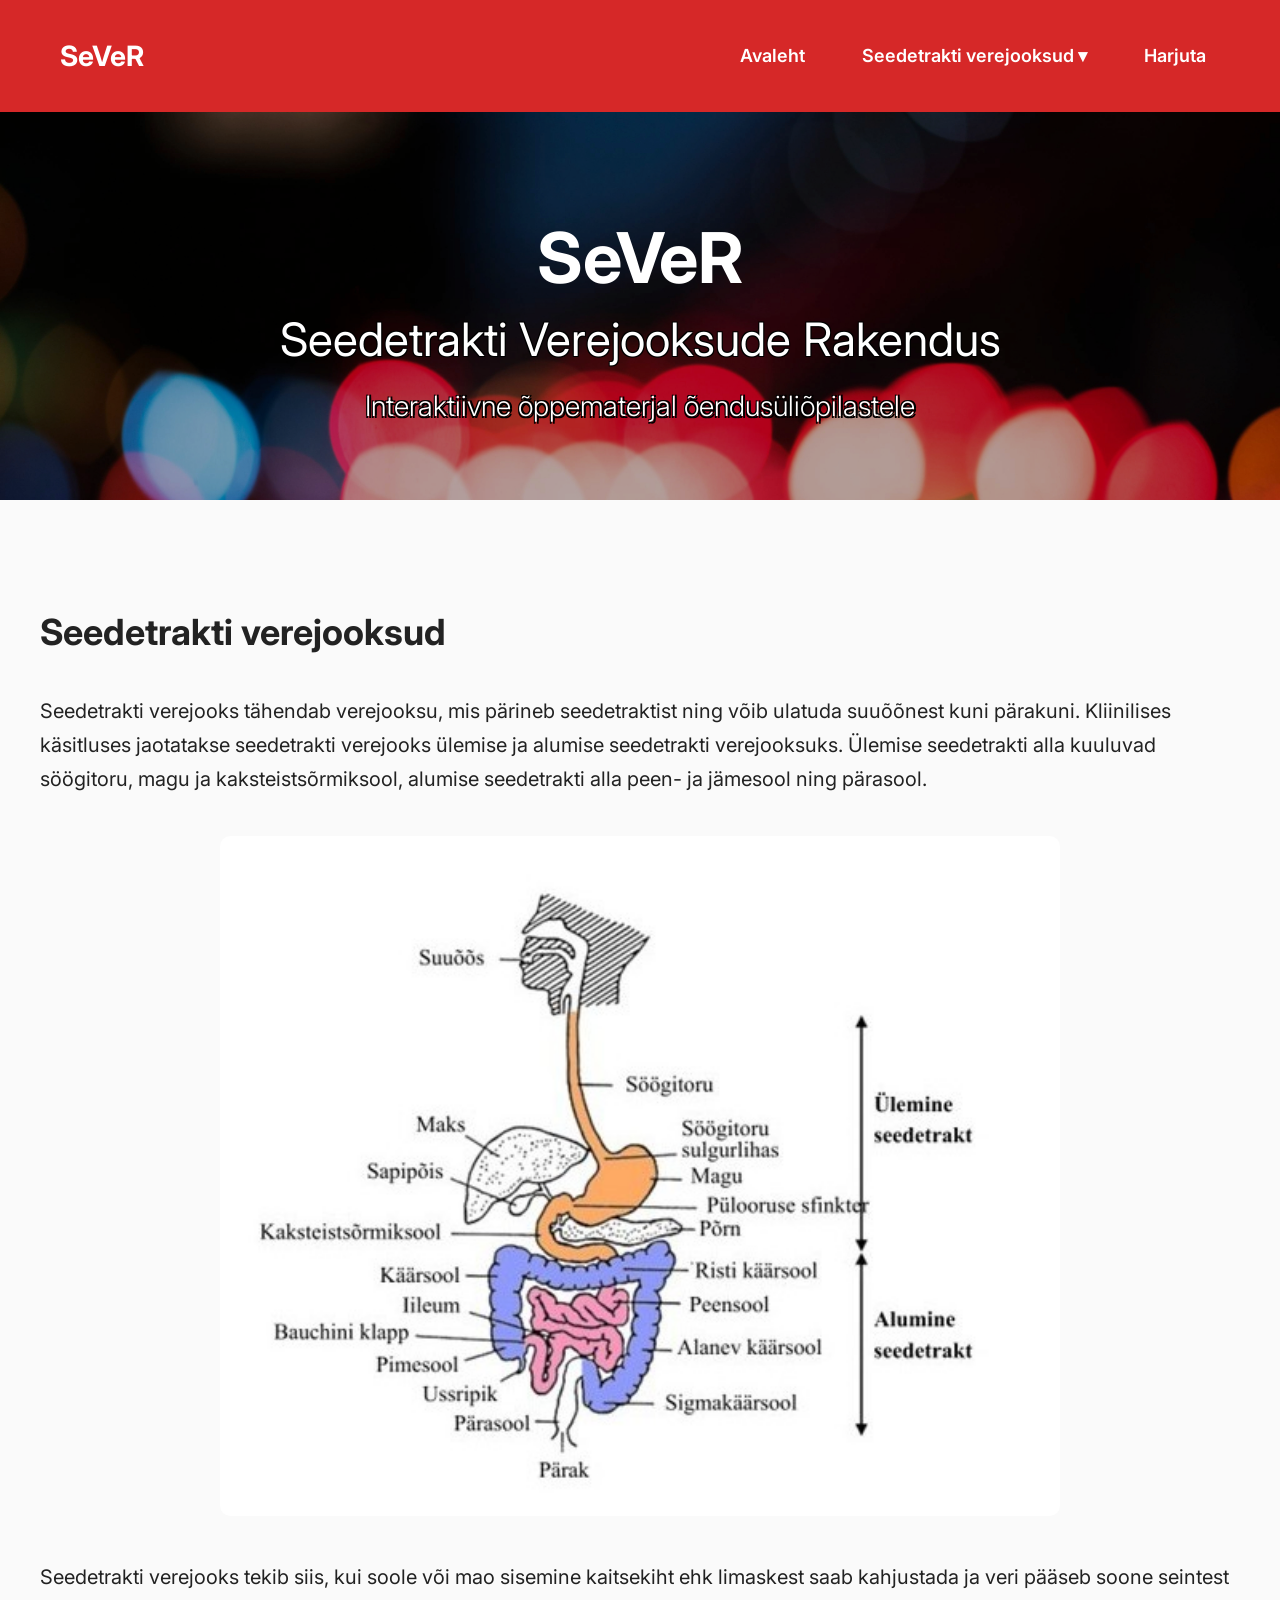
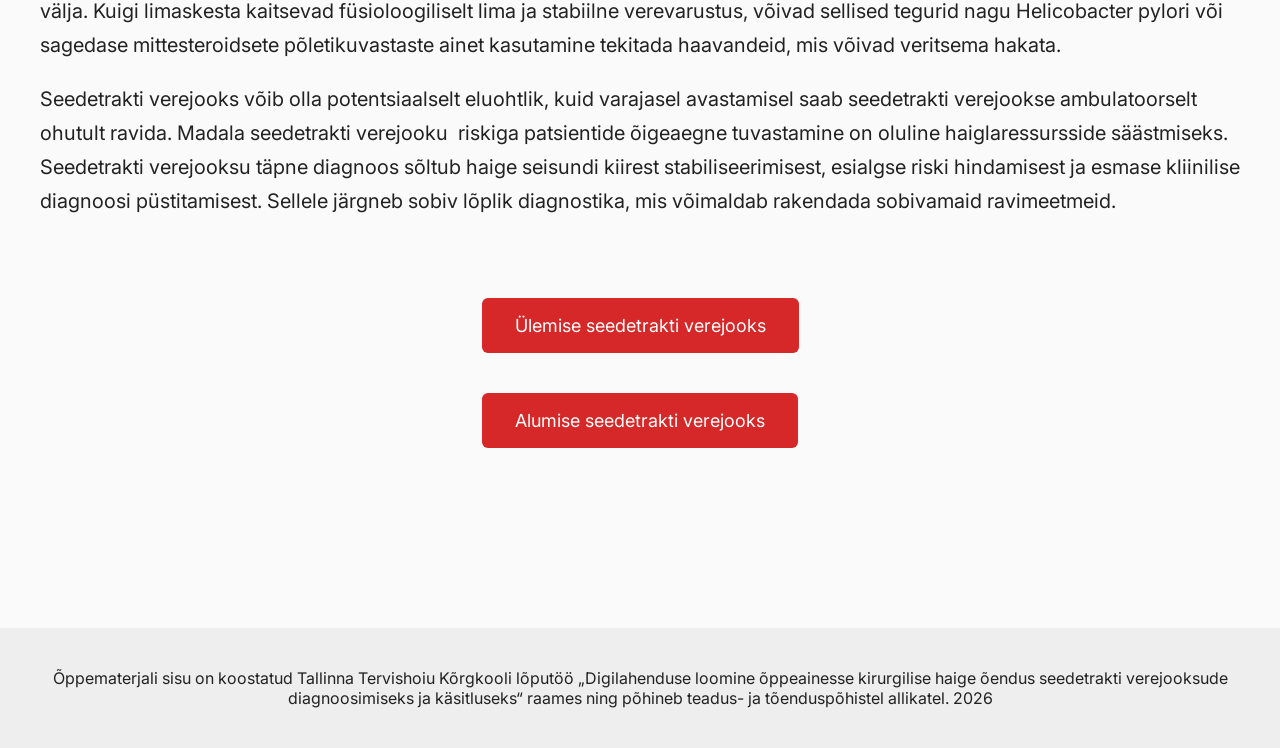
<file: index.html>
<!DOCTYPE html>
<html>
<head>

<title>Seedetrakti verejooksude diagnoosimine ja käsitlus</title>

<link rel="stylesheet" href="style.css">
<meta name="viewport" content="width=device-width, initial-scale=1.0">

<link href="https://fonts.googleapis.com/css2?family=Inter:wght@300;400;600&display=swap" rel="stylesheet">

<meta name="viewport" content="width=device-width, initial-scale=1.0">

<script src="menu.js" defer></script>

</head>

<body>

<header>

<h1>SeVeR</h1>

<nav>
    <a href="index.html">Avaleht</a>

    <div class="nav-dropdown">
   <a class="nav-trigger">Seedetrakti verejooksud ▾</a>
  <div class="dropdown-panel">
  <div class="dropdown-col">

    <a href="ulemine seedetrakt.html" class="section-btn">Ülemine seedetrakt</a>

    <a href="alumine seedetrakt.html" class="section-btn">Alumine seedetrakt</a>

  </div>
</div>
</div>

    <a href="practice.html">Harjuta</a>
  </nav>

</header>

<div class="page-content">
    <section class="hero">

      <h2 style="margin-bottom:11px;">SeVeR</h2>
      <h3 style="margin-bottom:11px;">Seedetrakti Verejooksude Rakendus</h3>
      <h4 style="margin-top:11px;">Interaktiivne õppematerjal õendusüliõpilastele</h4>

      

</section>

<div class="container">

<h2 style="margin-bottom:40px;">Seedetrakti verejooksud</h2>

<p>
Seedetrakti verejooks tähendab verejooksu, mis pärineb seedetraktist ning võib ulatuda suuõõnest kuni pärakuni. Kliinilises käsitluses jaotatakse seedetrakti verejooks ülemise ja alumise seedetrakti verejooksuks. Ülemise seedetrakti alla kuuluvad söögitoru, magu ja kaksteistsõrmiksool, alumise seedetrakti alla peen- ja jämesool ning pärasool. </p>


<div class="intro-image">
  <img src="images/Sissejuhatus.jpg" alt="Sissejuhatus">
</div>

<p>
Seedetrakti verejooks tekib siis, kui soole või mao sisemine kaitsekiht ehk limaskest saab kahjustada ja veri pääseb soone seintest välja. Kuigi limaskesta kaitsevad füsioloogiliselt lima ja stabiilne verevarustus, võivad sellised tegurid nagu Helicobacter pylori või sagedase mittesteroidsete põletikuvastaste ainet kasutamine tekitada haavandeid, mis võivad veritsema hakata.
</p>

<p>
Seedetrakti verejooks võib olla potentsiaalselt eluohtlik, kuid varajasel avastamisel saab seedetrakti verejookse ambulatoorselt ohutult ravida. Madala seedetrakti verejooku  riskiga patsientide õigeaegne tuvastamine on oluline haiglaressursside säästmiseks. Seedetrakti verejooksu täpne diagnoos sõltub haige seisundi kiirest stabiliseerimisest, esialgse riski hindamisest ja esmase kliinilise diagnoosi püstitamisest. Sellele järgneb sobiv lõplik diagnostika, mis võimaldab rakendada sobivamaid ravimeetmeid. 
</p>


<div class="index-buttons">
  <a class="btn" href="ulemine seedetrakt.html">Ülemise seedetrakti verejooks</a>
  <br>
  <a class="btn" href="alumine seedetrakt.html">Alumise seedetrakti verejooks</a>
</div>

</div>
</div>

<footer>

Õppematerjali sisu on koostatud Tallinna Tervishoiu Kõrgkooli lõputöö „Digilahenduse loomine õppeainesse kirurgilise haige õendus seedetrakti verejooksude diagnoosimiseks ja käsitluseks“ raames ning põhineb teadus- ja tõenduspõhistel allikatel. 2026

</footer>

</body>
</html>
</file>
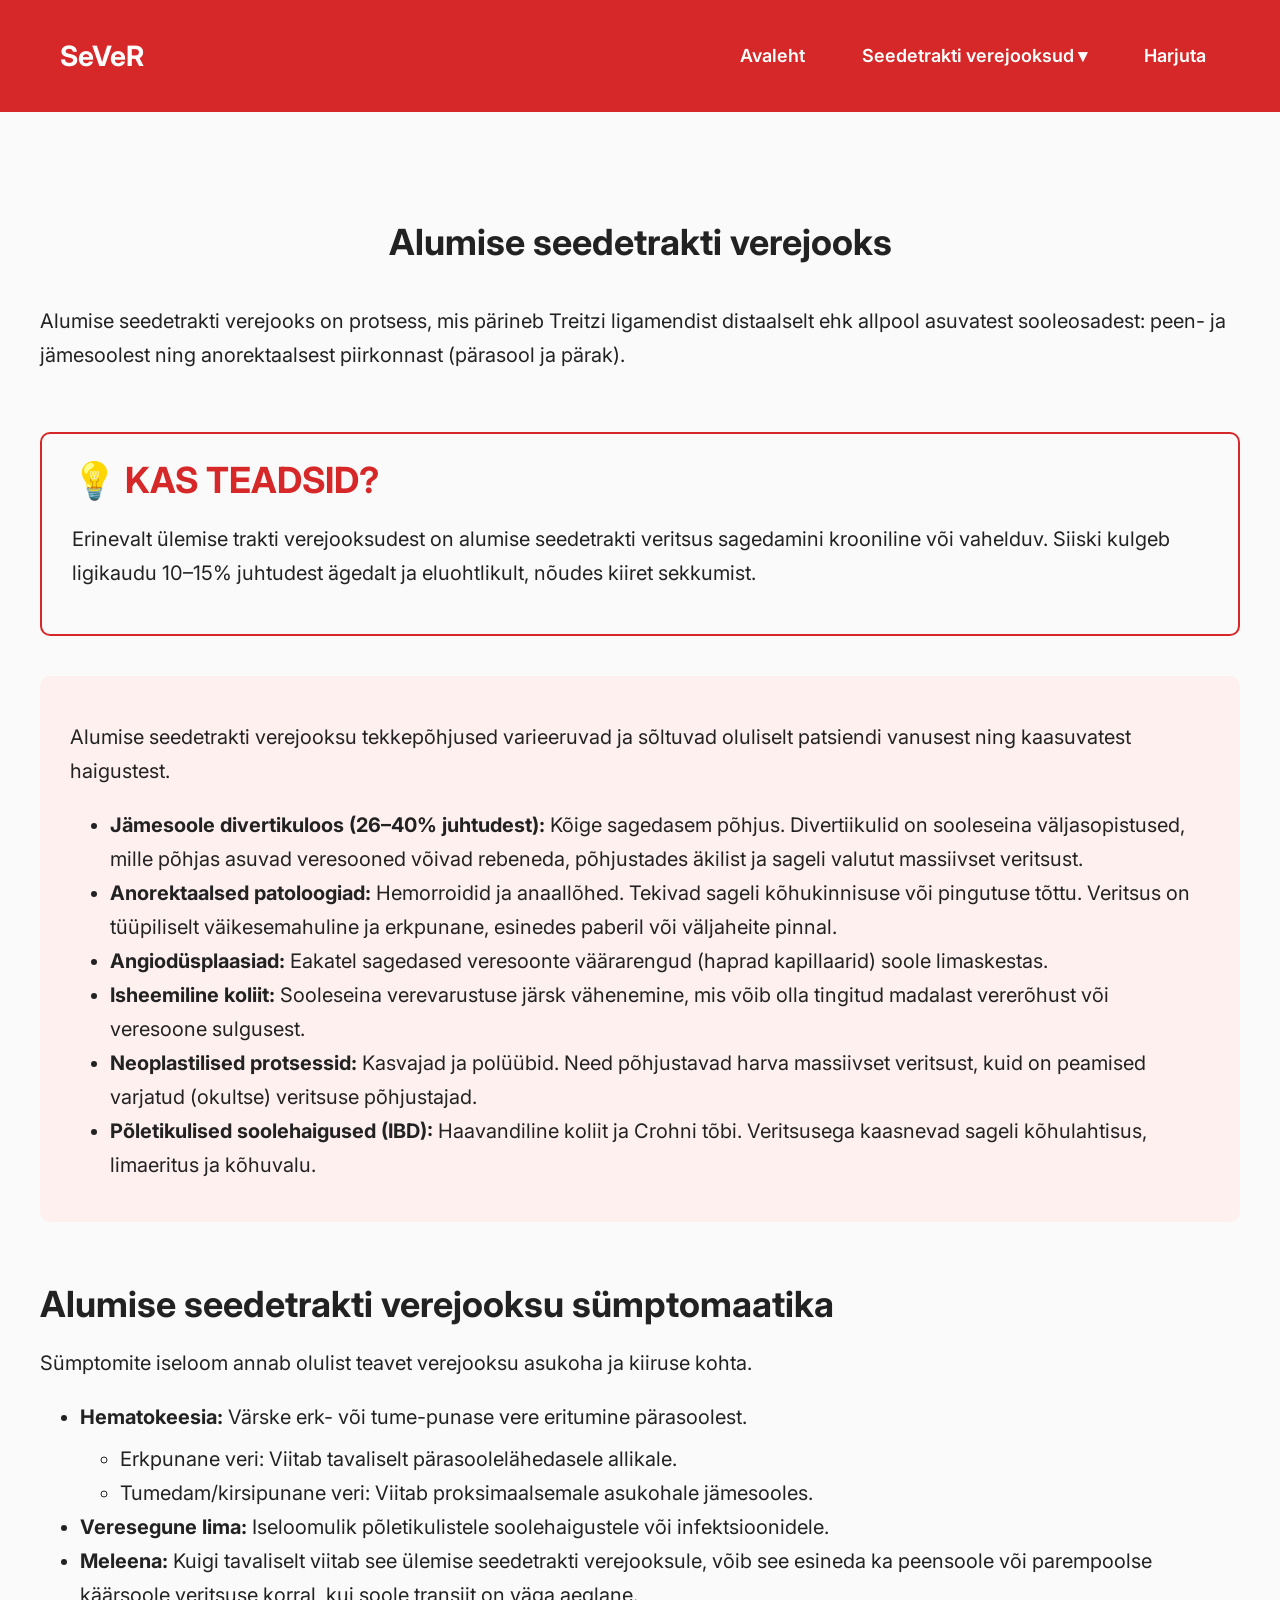
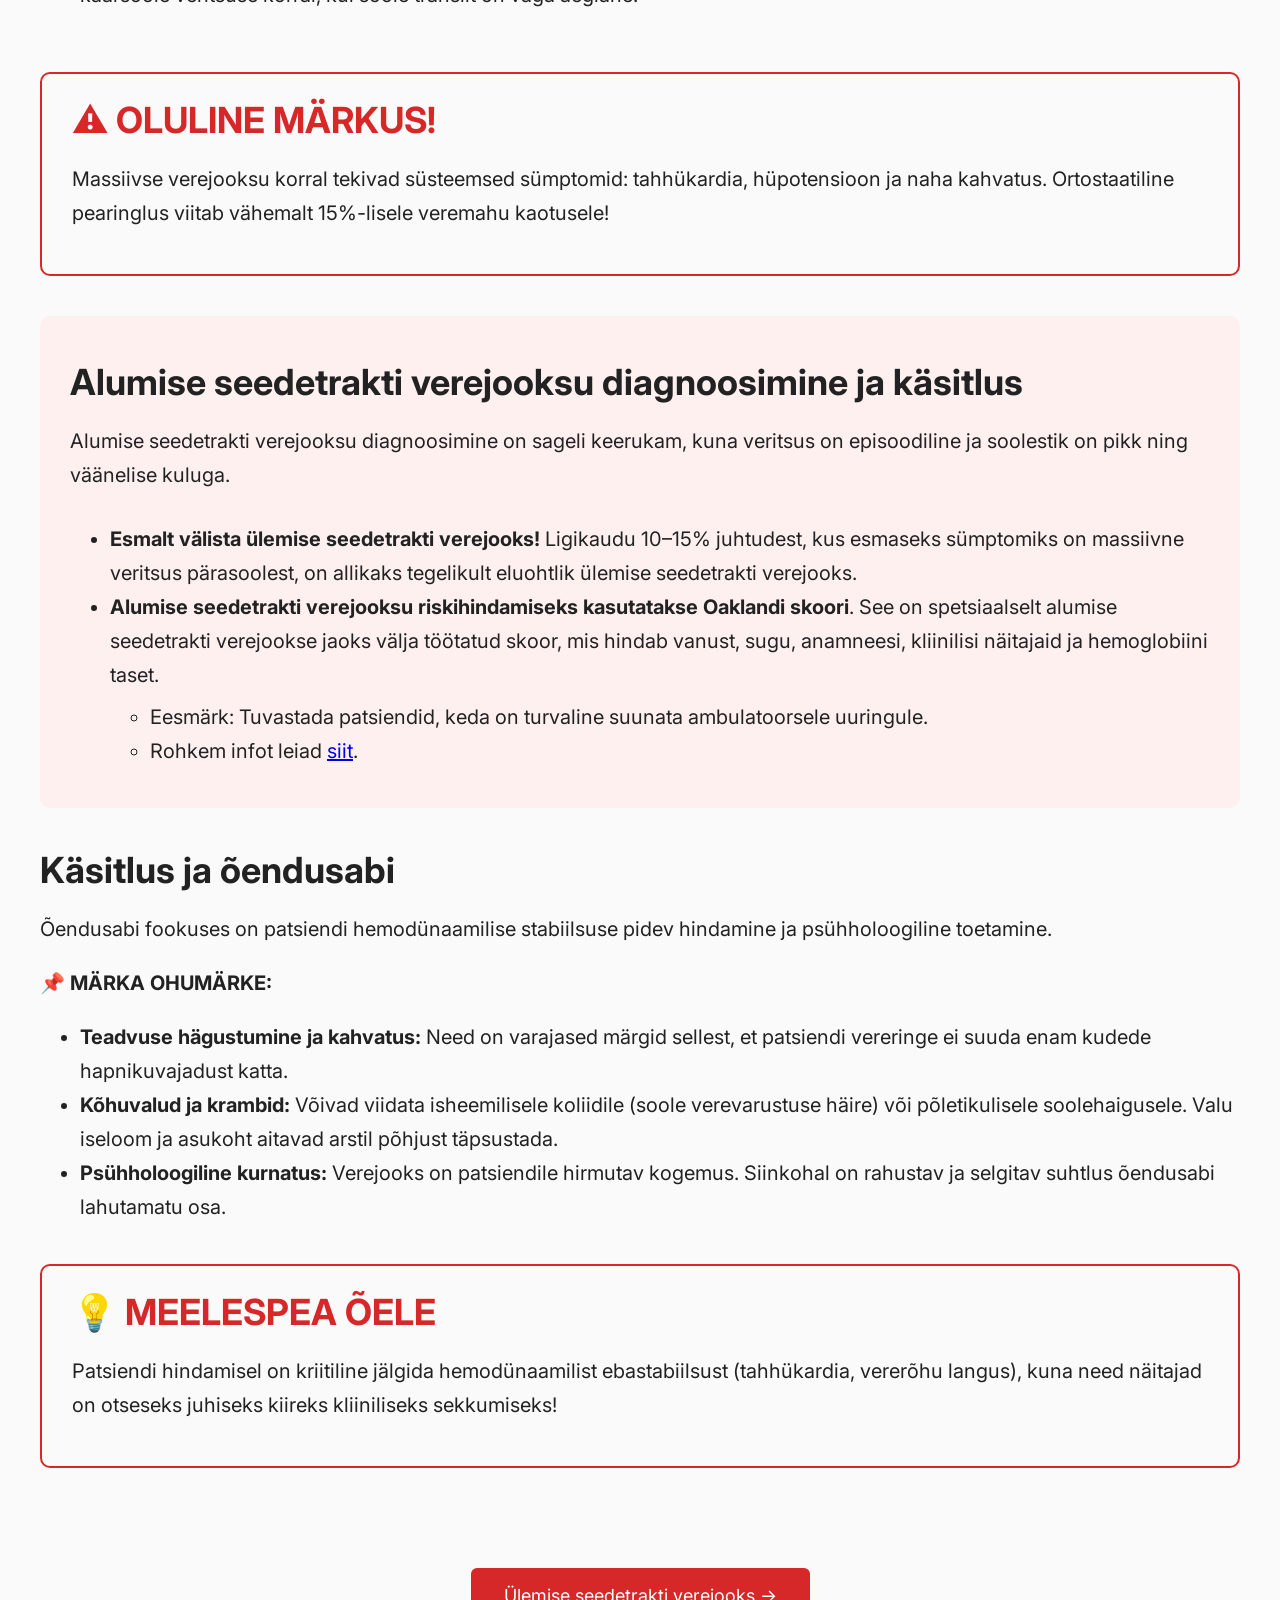
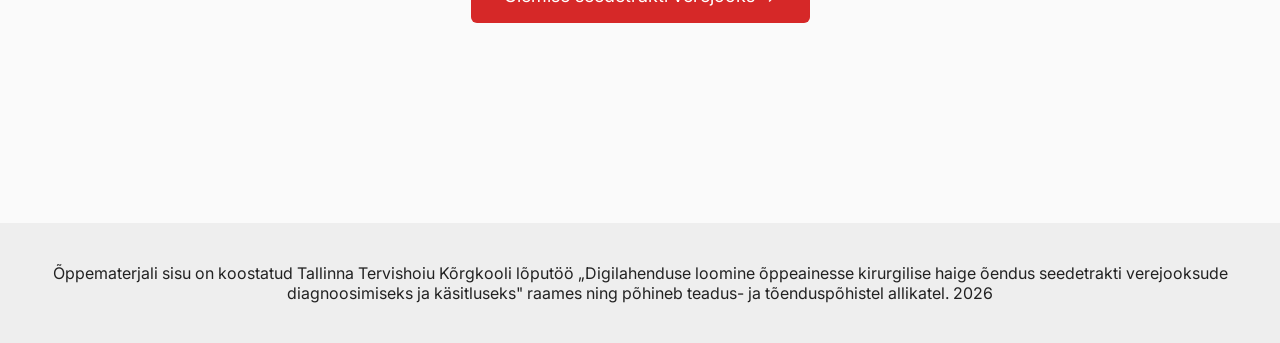
<file: alumine seedetrakt.html>
<!DOCTYPE html>
<html>
<head>

<title>Alumine seedetrakt</title>

<link rel="stylesheet" href="style.css">
<meta name="viewport" content="width=device-width, initial-scale=1.0">

<link href="https://fonts.googleapis.com/css2?family=Inter:wght@300;400;600&display=swap" rel="stylesheet">

<script src="menu.js" defer></script>

</head>

<body>

<header>
  <h1>SeVeR</h1>
  <nav>
    <a href="index.html">Avaleht</a>
    <div class="nav-dropdown">
      <a class="nav-trigger">Seedetrakti verejooksud ▾</a>
      <div class="dropdown-panel">
        <div class="dropdown-col">
          <a href="ulemine seedetrakt.html" class="section-btn">Ülemine seedetrakt</a>
          <a href="alumine seedetrakt.html" class="section-btn">Alumine seedetrakt</a>
        </div>
      </div>
    </div>
    <a href="practice.html">Harjuta</a>
  </nav>
</header>

<div class="page-content">
  <div class="container">

    <!-- TITLE -->
    <h2 style="text-align:center; margin-top:60px; margin-bottom:40px;">Alumise seedetrakti verejooks</h2>

    <!-- INTRO TEXT -->
    <p style="margin-bottom:60px;">Alumise seedetrakti verejooks on protsess, mis pärineb Treitzi ligamendist distaalselt ehk
allpool asuvatest sooleosadest: peen- ja jämesoolest ning anorektaalsest piirkonnast (pärasool ja pärak).</p>

    <!-- DID YOU KNOW BOX -->
    <div class="info-box-outline">
      <h2>💡 KAS TEADSID?</h2>
      <p>Erinevalt ülemise trakti verejooksudest on alumise seedetrakti veritsus sagedamini krooniline või vahelduv. Siiski kulgeb ligikaudu 10–15% juhtudest ägedalt ja eluohtlikult, nõudes kiiret sekkumist.</p>
    </div>

    <!-- LIGHT RED BACKGROUND BOX - CAUSES -->
    <div class="info-box-light">
      <p>Alumise seedetrakti verejooksu tekkepõhjused varieeruvad ja sõltuvad oluliselt patsiendi vanusest ning kaasuvatest haigustest.</p>

      <ul>
        <li><strong>Jämesoole divertikuloos (26–40% juhtudest):</strong> Kõige sagedasem põhjus. Divertiikulid on sooleseina väljasopistused, mille põhjas asuvad veresooned võivad rebeneda, põhjustades äkilist ja sageli valutut massiivset veritsust.</li>
        <li><strong>Anorektaalsed patoloogiad:</strong> Hemorroidid ja anaallõhed. Tekivad sageli kõhukinnisuse või pingutuse tõttu. Veritsus on tüüpiliselt väikesemahuline ja erkpunane, esinedes paberil või väljaheite pinnal.</li>
        <li><strong>Angiodüsplaasiad:</strong> Eakatel sagedased veresoonte väärarengud (haprad kapillaarid) soole limaskestas.</li>
        <li><strong>Isheemiline koliit:</strong> Sooleseina verevarustuse järsk vähenemine, mis võib olla tingitud madalast vererõhust või veresoone sulgusest.</li>
        <li><strong>Neoplastilised protsessid:</strong> Kasvajad ja polüübid. Need põhjustavad harva massiivset veritsust, kuid on peamised varjatud (okultse) veritsuse põhjustajad.</li>
        <li><strong>Põletikulised soolehaigused (IBD):</strong> Haavandiline koliit ja Crohni tõbi. Veritsusega kaasnevad sageli kõhulahtisus, limaeritus ja kõhuvalu.</li>
      </ul>
    </div>

    <!-- SYMPTOMS -->
    <h2 style="margin-top:60px; margin-bottom:20px;">Alumise seedetrakti verejooksu sümptomaatika</h2>
    <p style="margin-bottom:20px;">Sümptomite iseloom annab olulist teavet verejooksu asukoha ja kiiruse kohta.</p>

    <ul style="font-size:20px; line-height:1.7; margin-bottom:60px;">
      <li><strong>Hematokeesia:</strong> Värske erk- või tume-punase vere eritumine pärasoolest.
        <ul style="margin-top:8px;">
          <li>Erkpunane veri: Viitab tavaliselt pärasoolelähedasele allikale.</li>
          <li>Tumedam/kirsipunane veri: Viitab proksimaalsemale asukohale jämesooles.</li>
        </ul>
      </li>
      <li><strong>Veresegune lima:</strong> Iseloomulik põletikulistele soolehaigustele või infektsioonidele.</li>
      <li><strong>Meleena:</strong> Kuigi tavaliselt viitab see ülemise seedetrakti verejooksule, võib see esineda ka peensoole või parempoolse käärsoole veritsuse korral, kui soole transiit on väga aeglane.</li>
    </ul>

    <!-- WARNING BOX -->
    <div class="info-box-outline">
      <h2>⚠️ OLULINE MÄRKUS!</h2>
      <p>Massiivse verejooksu korral tekivad süsteemsed sümptomid: tahhükardia, hüpotensioon ja naha kahvatus. Ortostaatiline pearinglus viitab vähemalt 15%-lisele veremahu kaotusele!</p>
    </div>

    <!-- DIAGNOSIS -->
    <div class="info-box-light">
      <h2 style="margin-top:20px; margin-bottom:20px;">Alumise seedetrakti verejooksu diagnoosimine ja käsitlus</h2>
      <p style="margin-bottom:30px;">Alumise seedetrakti verejooksu diagnoosimine on sageli keerukam, kuna veritsus on episoodiline ja soolestik on pikk ning väänelise kuluga.</p>

      <ul>
        <li><strong>Esmalt välista ülemise seedetrakti verejooks!</strong> Ligikaudu 10–15% juhtudest, kus esmaseks sümptomiks on massiivne veritsus pärasoolest, on allikaks tegelikult eluohtlik ülemise seedetrakti verejooks.</li>
        <li><strong>Alumise seedetrakti verejooksu riskihindamiseks kasutatakse Oaklandi skoori</strong>. See on spetsiaalselt alumise seedetrakti verejookse jaoks välja töötatud skoor, mis hindab vanust, sugu, anamneesi, kliinilisi näitajaid ja hemoglobiini taset.</li>
          <ul style="margin-top:8px;">
            <li>Eesmärk: Tuvastada patsiendid, keda on turvaline suunata ambulatoorsele uuringule.</li>
            <li>Rohkem infot leiad <a href="https://www.mdcalc.com/calc/10042/oakland-score-safe-discharge-lower-gi-bleed" target="_blank">siit</a>.</li>
          </ul>
        </li>
      </ul>

      
    </div>
    <h2 style="margin-top:20px; margin-bottom:20px;">Käsitlus ja õendusabi</h2>
      <p>Õendusabi fookuses on patsiendi hemodünaamilise stabiilsuse pidev hindamine ja psühholoogiline toetamine.</p>

      <p><strong>📌 MÄRKA OHUMÄRKE:</strong></p>
      <ul>
          <li><strong>Teadvuse hägustumine ja kahvatus:</strong> Need on varajased märgid sellest, et patsiendi vereringe ei suuda enam kudede hapnikuvajadust katta.</li>
  <li><strong>Kõhuvalud ja krambid:</strong> Võivad viidata isheemilisele koliidile (soole verevarustuse häire) või põletikulisele soolehaigusele. Valu iseloom ja asukoht aitavad arstil põhjust täpsustada.</li>
  <li><strong>Psühholoogiline kurnatus:</strong> Verejooks on patsiendile hirmutav kogemus. Siinkohal on rahustav ja selgitav suhtlus õendusabi lahutamatu osa.</li>
</ul>

    <!-- REMEMBER BOX -->
    <div class="info-box-outline">
      <h2>💡 MEELESPEA ÕELE</h2>
      <p>Patsiendi hindamisel on kriitiline jälgida hemodünaamilist ebastabiilsust (tahhükardia, vererõhu langus), kuna need näitajad on otseseks juhiseks kiireks kliiniliseks sekkumiseks!</p>
    </div>

    <!-- BUTTON -->
    <div style="text-align:center; margin-top:60px; margin-bottom:60px;">
      <a class="btn" href="ulemine seedetrakt.html">Ülemise seedetrakti verejooks →</a>
    </div>

  </div>
</div>

<footer>
  Õppematerjali sisu on koostatud Tallinna Tervishoiu Kõrgkooli lõputöö „Digilahenduse loomine õppeainesse kirurgilise haige õendus seedetrakti verejooksude diagnoosimiseks ja käsitluseks" raames ning põhineb teadus- ja tõenduspõhistel allikatel. 2026
</footer>

</body>
</html>
</file>
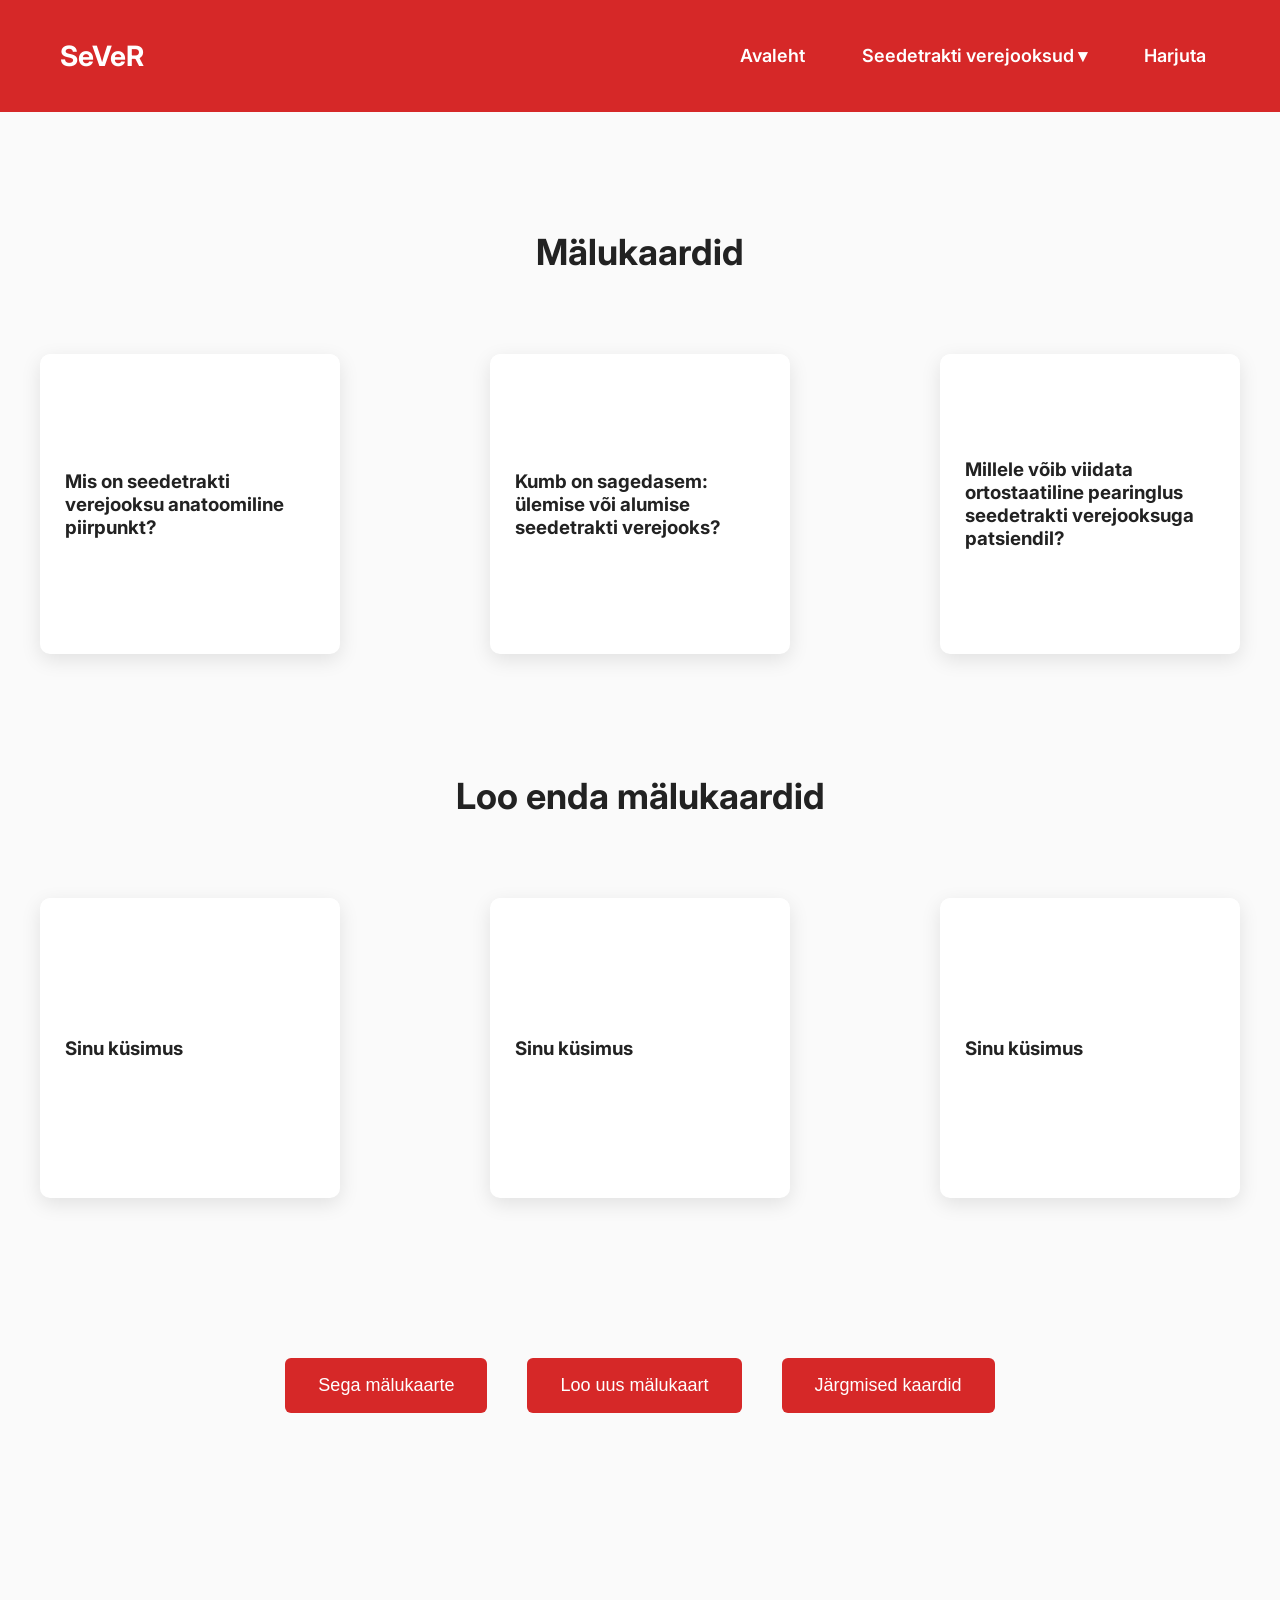
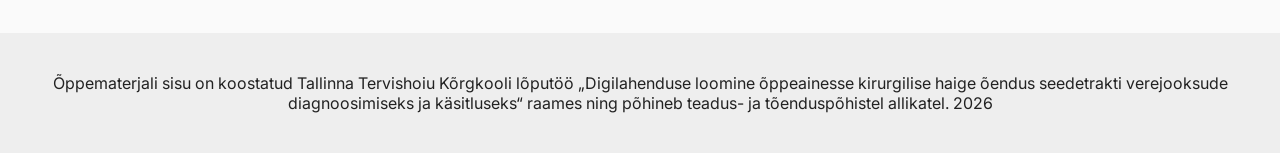
<file: practice.html>
<!DOCTYPE html>
<html>
<head>

<title>Practice Flashcards</title>

<link rel="stylesheet" href="style.css">
<meta name="viewport" content="width=device-width, initial-scale=1.0">

<script src="flashcards.js" defer></script>

<link href="https://fonts.googleapis.com/css2?family=Inter:wght@300;400;600&display=swap" rel="stylesheet">

<meta name="viewport" content="width=device-width, initial-scale=1.0">

<script src="menu.js" defer></script>

</head>

<body>

<header>

<h1>SeVeR</h1>

<nav>
    <a href="index.html">Avaleht</a>

    <div class="nav-dropdown">
   <a class="nav-trigger">Seedetrakti verejooksud ▾</a>
  <div class="dropdown-panel">
  <div class="dropdown-col">

    <a href="ulemine seedetrakt.html" class="section-btn">Ülemine seedetrakt</a>

    <a href="alumine seedetrakt.html" class="section-btn">Alumine seedetrakt</a>

  </div>
</div>
</div>

    <a href="practice.html">Harjuta</a>
  </nav>

</header>

<div class="container">

<h2 style="text-align:center; margin-top:150px;">Mälukaardid</h2>

<!-- PREMADE CARDS -->
<div class="flashcard-grid" id="flashcardGrid"></div>



<!-- CUSTOM CARDS -->
<h2 style="text-align:center">Loo enda mälukaardid</h2>

<div class="flashcard-grid" id="customCardGrid"></div>

<div class="button-row">
  <div class="button-stack">
    <button class="btn" onclick="nextCards()">Sega mälukaarte</button>
  </div>
  <div class="button-stack2">
    <button class="btn" onclick="createNewCard()">Loo uus mälukaart</button>
  </div>
  <div class="button-stack2">
    <button class="btn" onclick="nextCardsInOrder()">Järgmised kaardid</button>
  </div>
</div>

</div>

<footer>

 Õppematerjali sisu on koostatud Tallinna Tervishoiu Kõrgkooli lõputöö „Digilahenduse loomine õppeainesse kirurgilise haige õendus seedetrakti verejooksude diagnoosimiseks ja käsitluseks“ raames ning põhineb teadus- ja tõenduspõhistel allikatel. 2026

</footer>

</body>
</html>
</file>
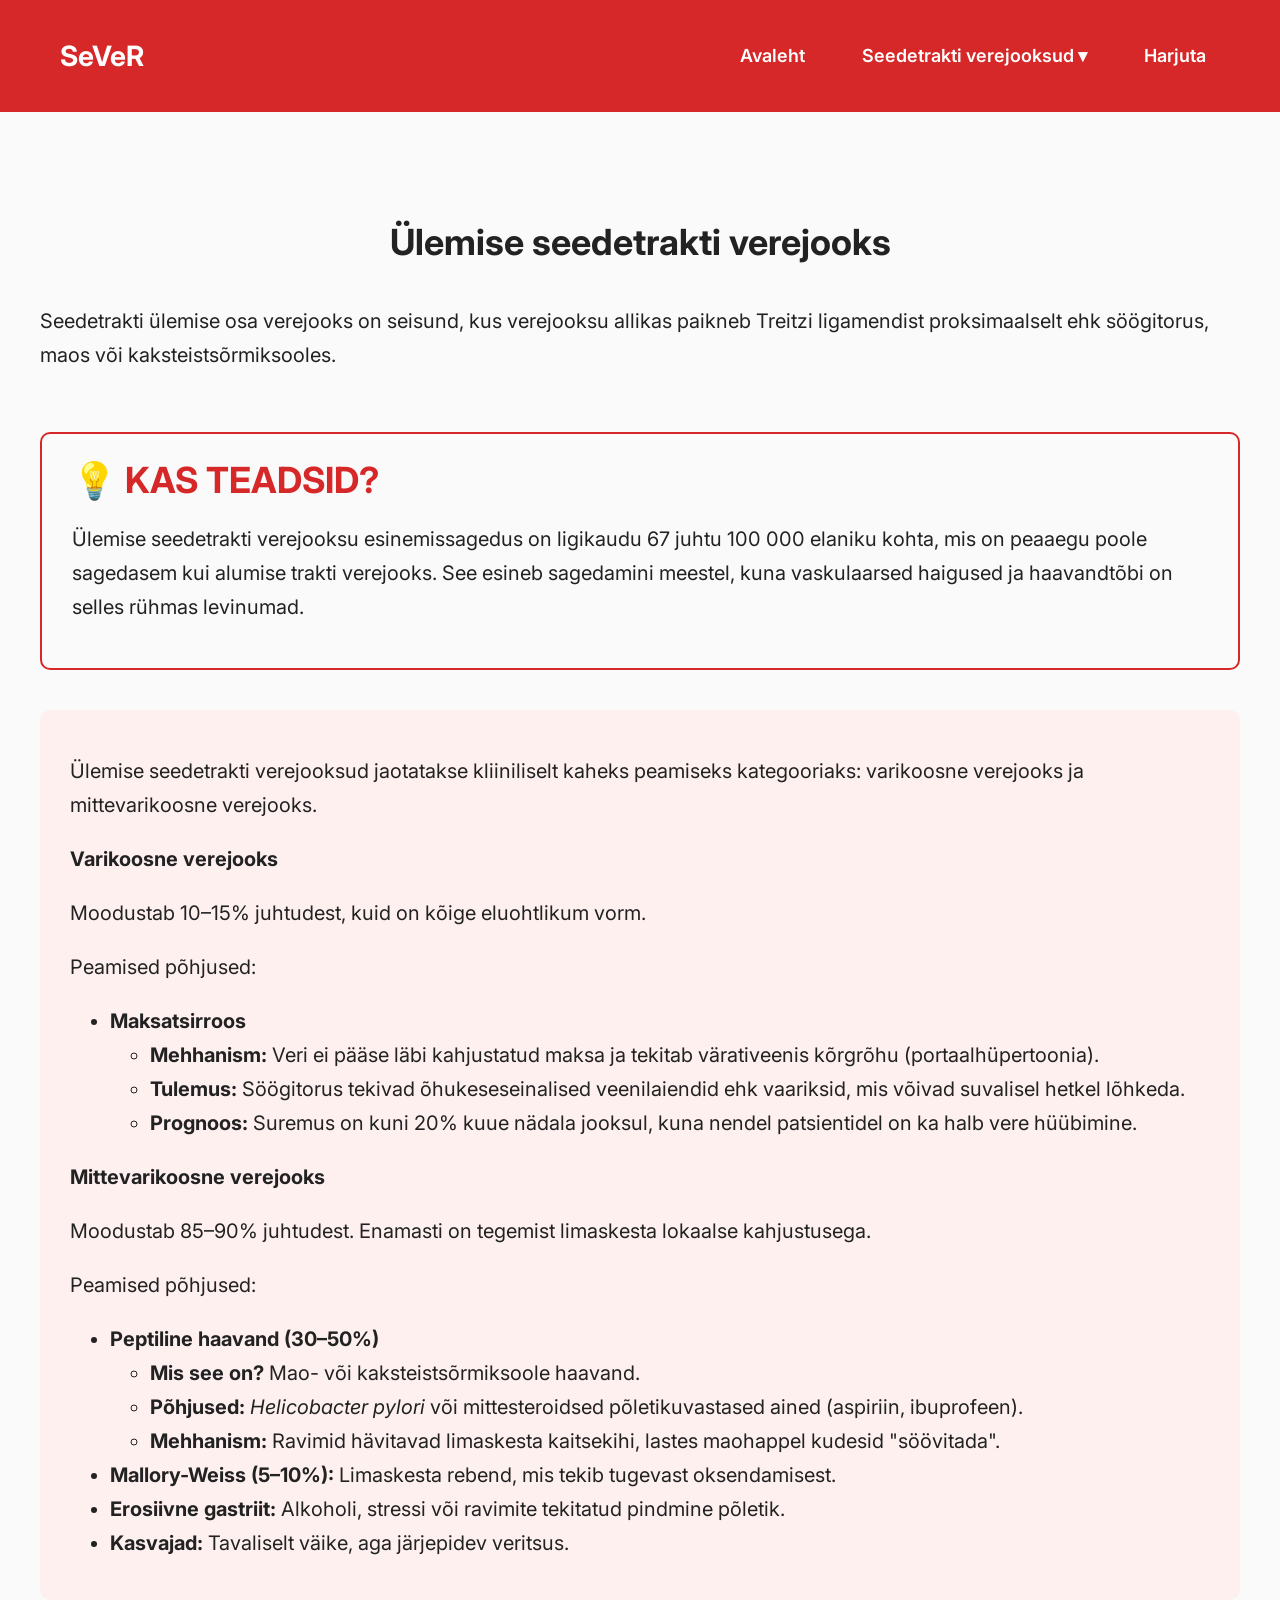
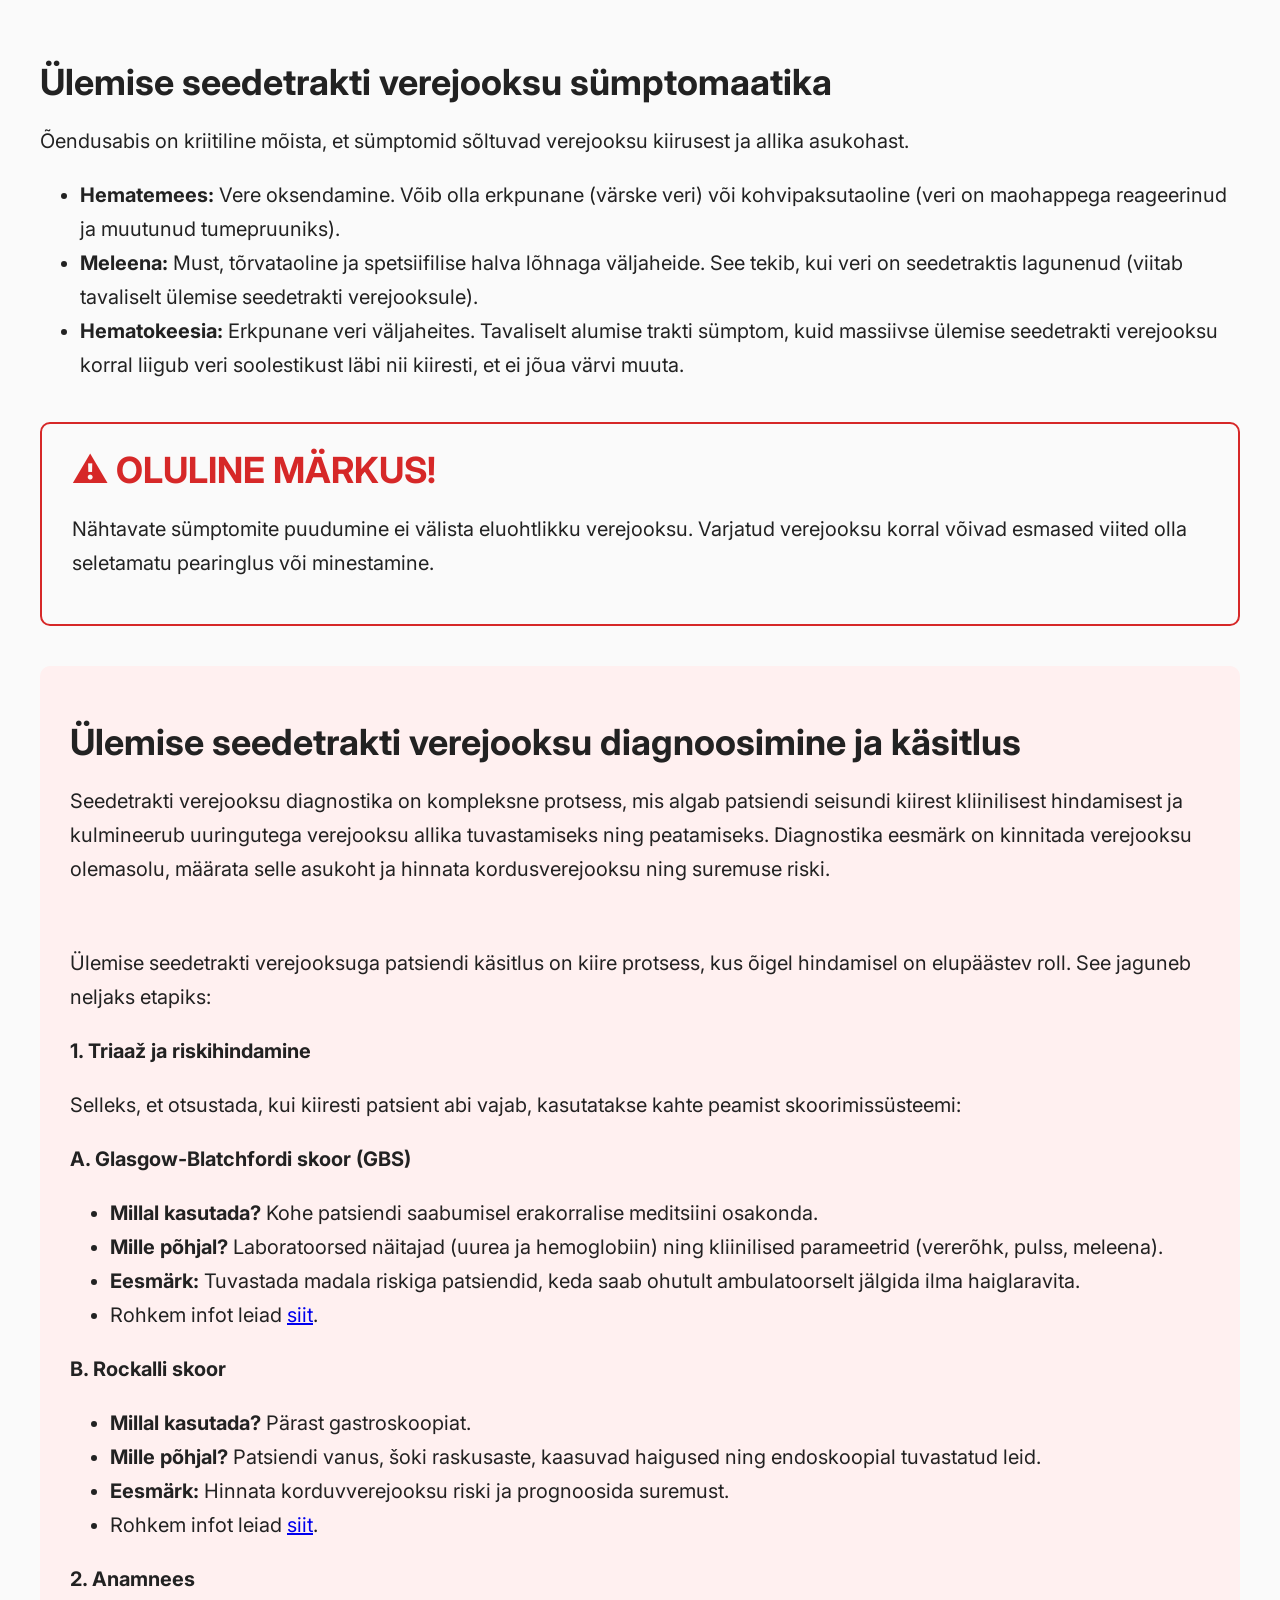
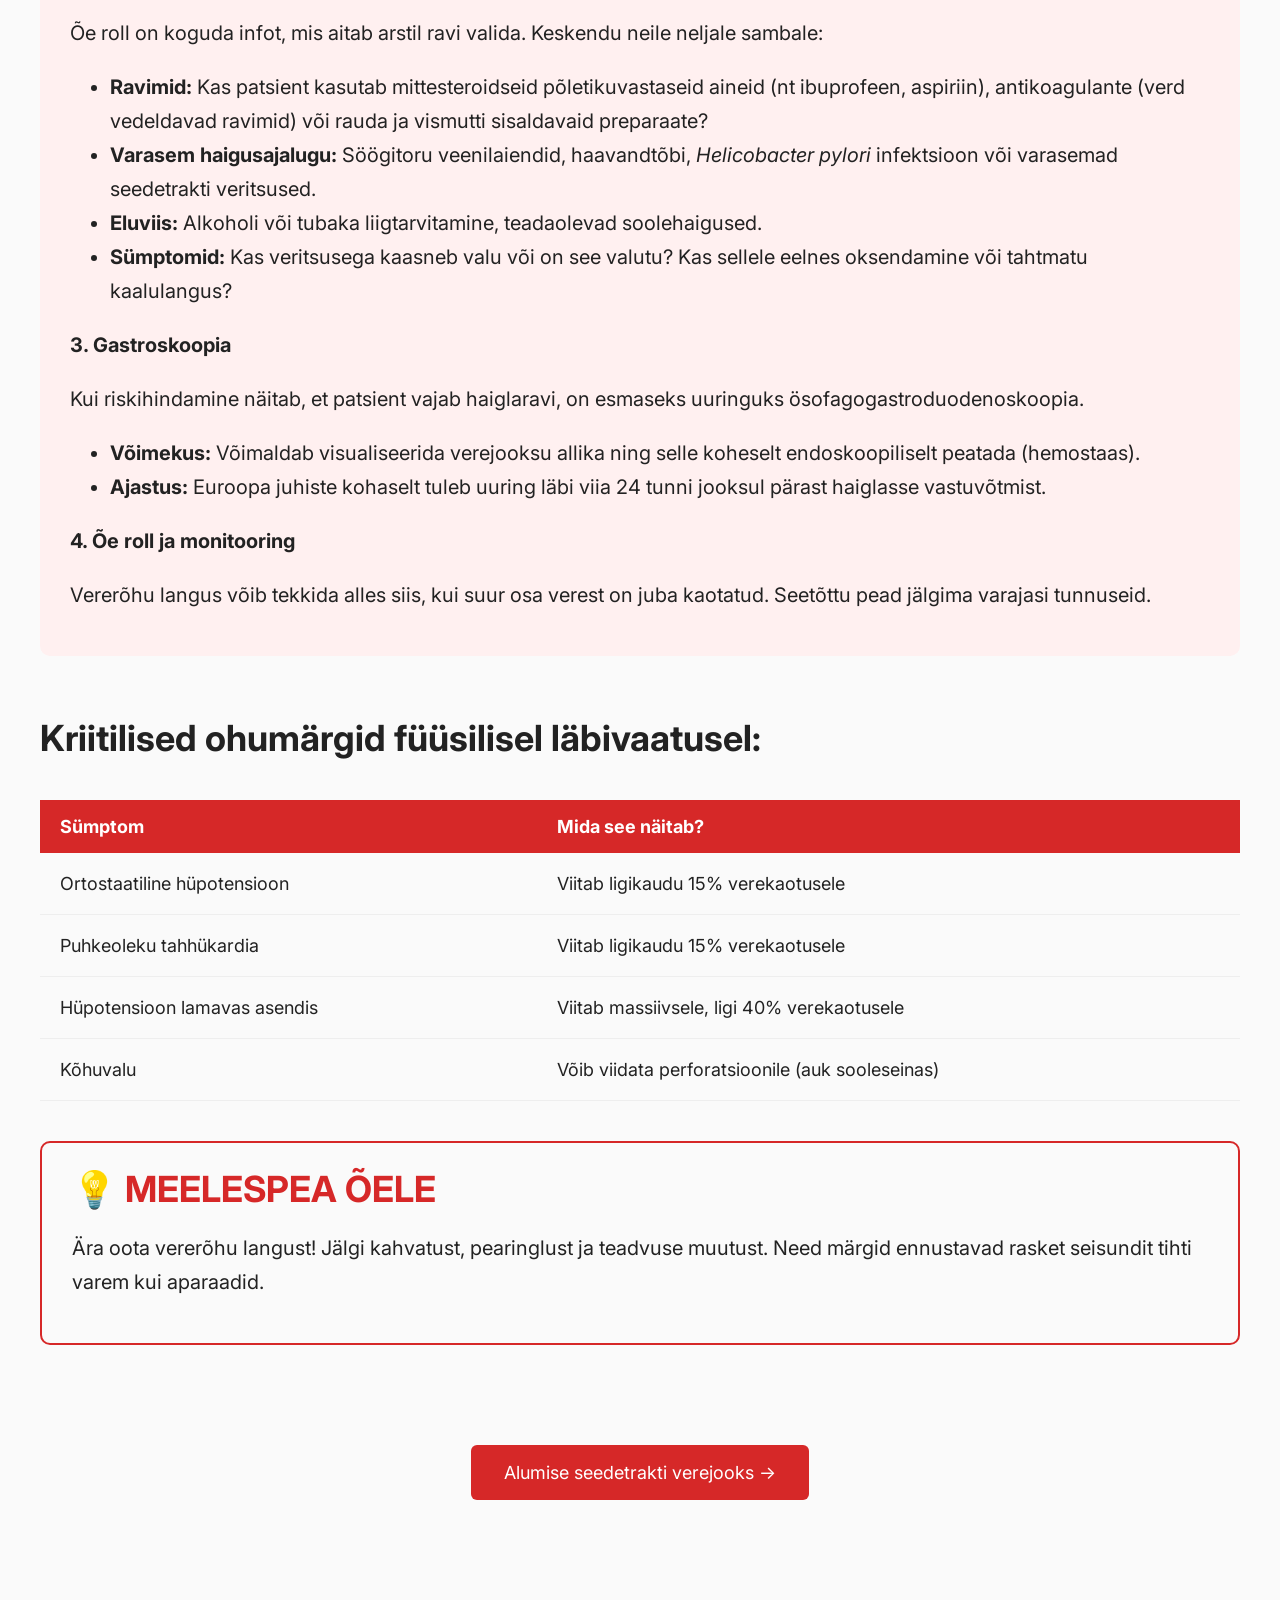
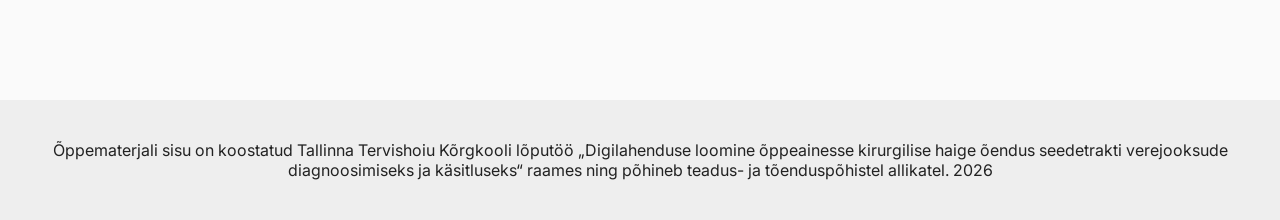
<file: ulemine seedetrakt.html>
<!DOCTYPE html>
<html>
<head>

<title>Ülemine seedetrakt</title>

<link rel="stylesheet" href="style.css">
<meta name="viewport" content="width=device-width, initial-scale=1.0">

<link href="https://fonts.googleapis.com/css2?family=Inter:wght@300;400;600&display=swap" rel="stylesheet">

<script src="menu.js" defer></script>

</head>

<body>

<header>
  <h1>SeVeR</h1>
  <nav>
    <a href="index.html">Avaleht</a>
    <div class="nav-dropdown">
      <a class="nav-trigger">Seedetrakti verejooksud ▾</a>
      <div class="dropdown-panel">
        <div class="dropdown-col">
          <a href="ulemine seedetrakt.html" class="section-btn">Ülemine seedetrakt</a>
          <a href="alumine seedetrakt.html" class="section-btn">Alumine seedetrakt</a>
        </div>
      </div>
    </div>
    <a href="practice.html">Harjuta</a>
  </nav>
</header>

<div class="page-content">
  <div class="container">

    <!-- TITLE -->
    <h2 style="text-align:center; margin-top:60px; margin-bottom:40px;">Ülemise seedetrakti verejooks</h2>

    <!-- INTRO TEXT -->
    <p style="margin-bottom:60px;">Seedetrakti ülemise osa verejooks on seisund, kus verejooksu allikas paikneb Treitzi ligamendist proksimaalselt ehk söögitorus, maos või kaksteistsõrmiksooles.</p>

    <!-- DID YOU KNOW BOX -->
    <div class="info-box-outline">
      <h2>💡 KAS TEADSID?</h2>
      <p>Ülemise seedetrakti verejooksu esinemissagedus on ligikaudu 67 juhtu 100 000 elaniku kohta, mis on peaaegu poole sagedasem kui alumise trakti verejooks. See esineb sagedamini meestel, kuna vaskulaarsed haigused ja haavandtõbi on selles rühmas levinumad.</p>
    </div>

    <!-- LIGHT RED BACKGROUND BOX -->
    <div class="info-box-light">
      <p>Ülemise seedetrakti verejooksud jaotatakse kliiniliselt kaheks peamiseks kategooriaks: varikoosne verejooks ja mittevarikoosne verejooks.</p>

<p><strong>Varikoosne verejooks</strong></p>
<p>Moodustab 10–15% juhtudest, kuid on kõige eluohtlikum vorm.</p>
<p>Peamised põhjused:</p>
<ul>
  <li><strong>Maksatsirroos</strong>
  <ul>
  <li><strong>Mehhanism:</strong> Veri ei pääse läbi kahjustatud maksa ja tekitab värativeenis kõrgrõhu (portaalhüpertoonia).</li>
  <li><strong>Tulemus:</strong> Söögitorus tekivad õhukeseseinalised veenilaiendid ehk vaariksid, mis võivad suvalisel hetkel lõhkeda.</li>
  <li><strong>Prognoos:</strong> Suremus on kuni 20% kuue nädala jooksul, kuna nendel patsientidel on ka halb vere hüübimine.</li>
  </ul>
</ul>

      <p><strong>Mittevarikoosne verejooks</strong></p>
<p>Moodustab 85–90% juhtudest. Enamasti on tegemist limaskesta lokaalse kahjustusega.</p>
<p>Peamised põhjused:</p>
<ul>
  <li><strong>Peptiline haavand (30–50%)</strong>
    <ul>
      <li><strong>Mis see on? </strong>Mao- või kaksteistsõrmiksoole haavand.</li>
      <li><strong>Põhjused:</strong> <em>Helicobacter pylori</em> või mittesteroidsed põletikuvastased ained (aspiriin, ibuprofeen).</li>
      <li><strong>Mehhanism:</strong> Ravimid hävitavad limaskesta kaitsekihi, lastes maohappel kudesid "söövitada".</li>
    </ul>
  </li>
  <li><strong>Mallory-Weiss (5–10%):</strong> Limaskesta rebend, mis tekib tugevast oksendamisest.</li>
  <li><strong>Erosiivne gastriit:</strong> Alkoholi, stressi või ravimite tekitatud pindmine põletik.</li>
  <li><strong>Kasvajad:</strong> Tavaliselt väike, aga järjepidev veritsus.</li>
</ul>
</div>

    <!-- SYMPTOMS -->
    <h2 style="margin-top:60px; margin-bottom:20px;">Ülemise seedetrakti verejooksu sümptomaatika</h2>
<p>Õendusabis on kriitiline mõista, et sümptomid sõltuvad verejooksu kiirusest ja allika asukohast.</p>
<ul>
  <li><strong>Hematemees:</strong> Vere oksendamine. Võib olla erkpunane (värske veri) või kohvipaksutaoline (veri on maohappega reageerinud ja muutunud tumepruuniks).</li>
  <li><strong>Meleena:</strong> Must, tõrvataoline ja spetsiifilise halva lõhnaga väljaheide. See tekib, kui veri on seedetraktis lagunenud (viitab tavaliselt ülemise seedetrakti verejooksule).</li>
  <li><strong>Hematokeesia:</strong> Erkpunane veri väljaheites. Tavaliselt alumise trakti sümptom, kuid massiivse ülemise seedetrakti verejooksu korral liigub veri soolestikust läbi nii kiiresti, et ei jõua värvi muuta.</li>
</ul>

    <!-- WARNING BOX -->
    <div class="info-box-outline">
      <h2>⚠️ OLULINE MÄRKUS!</h2>
      <p>Nähtavate sümptomite puudumine ei välista eluohtlikku verejooksu. Varjatud verejooksu korral võivad esmased viited olla seletamatu pearinglus või minestamine.</p>
    </div>

    <!-- DIAGNOSIS -->
   

    <!-- LIGHT RED BACKGROUND BOX -->
    <div class="info-box-light">
       <h2 style="margin-top:30px; margin-bottom:20px;">Ülemise seedetrakti verejooksu diagnoosimine ja käsitlus</h2>
    <p style="margin-bottom:60px;">Seedetrakti verejooksu diagnostika on kompleksne protsess, mis algab patsiendi seisundi kiirest kliinilisest hindamisest ja kulmineerub uuringutega verejooksu allika tuvastamiseks ning peatamiseks. Diagnostika eesmärk on kinnitada verejooksu olemasolu, määrata selle asukoht ja hinnata kordusverejooksu ning suremuse riski.</p>
      <p>Ülemise seedetrakti verejooksuga patsiendi käsitlus on kiire protsess, kus õigel hindamisel on elupäästev roll. See jaguneb neljaks etapiks:</p>
      <p><strong>1. Triaaž ja riskihindamine</strong> </p>
      <p>Selleks, et otsustada, kui kiiresti patsient abi vajab, kasutatakse kahte peamist skoorimissüsteemi: </p>
      <p><strong>A. Glasgow-Blatchfordi skoor (GBS)</strong></p>
        <ul>
          <li><strong>Millal kasutada?</strong> Kohe patsiendi saabumisel erakorralise meditsiini osakonda.</li>
  <li><strong>Mille põhjal?</strong> Laboratoorsed näitajad (uurea ja hemoglobiin) ning kliinilised parameetrid (vererõhk, pulss, meleena).</li>
  <li><strong>Eesmärk:</strong> Tuvastada madala riskiga patsiendid, keda saab ohutult ambulatoorselt jälgida ilma haiglaravita.</li>
  <li>Rohkem infot leiad <a href="https://www.mdcalc.com/calc/518/glasgow-blatchford-bleeding-score-gbs" target="_blank">siit</a>.</li>
</ul>

      <p><strong>B. Rockalli skoor</strong></p>
        <ul>
          <li><strong>Millal kasutada?</strong> Pärast gastroskoopiat.</li>
  <li><strong>Mille põhjal?</strong> Patsiendi vanus, šoki raskusaste, kaasuvad haigused ning endoskoopial tuvastatud leid.</li>
  <li><strong>Eesmärk:</strong> Hinnata korduvverejooksu riski ja prognoosida suremust.</li>
  <li>Rohkem infot leiad <a href="https://www.mdcalc.com/calc/3642/rockall-score-upper-gi-bleeding-complete" target="_blank">siit</a>.</li>
</ul>
      

      <p><strong>2. Anamnees</strong> </p>
      <p>Õe roll on koguda infot, mis aitab arstil ravi valida. Keskendu neile neljale sambale:</p>
        <ul>
          <li><strong>Ravimid:</strong> Kas patsient kasutab mittesteroidseid põletikuvastaseid aineid (nt ibuprofeen, aspiriin), antikoagulante (verd vedeldavad ravimid) või rauda ja vismutti sisaldavaid preparaate?</li>
  <li><strong>Varasem haigusajalugu:</strong> Söögitoru veenilaiendid, haavandtõbi, <em>Helicobacter pylori</em> infektsioon või varasemad seedetrakti veritsused.</li>
  <li><strong>Eluviis:</strong> Alkoholi või tubaka liigtarvitamine, teadaolevad soolehaigused.</li>
  <li><strong>Sümptomid:</strong> Kas veritsusega kaasneb valu või on see valutu? Kas sellele eelnes oksendamine või tahtmatu kaalulangus?</li>
</ul>

<p><strong>3. Gastroskoopia</strong> </p>
<p>Kui riskihindamine näitab, et patsient vajab haiglaravi, on esmaseks uuringuks ösofagogastroduodenoskoopia.</p>
<ul>
  <li><strong>Võimekus:</strong> Võimaldab visualiseerida verejooksu allika ning selle koheselt endoskoopiliselt peatada (hemostaas).</li>
  <li><strong>Ajastus:</strong> Euroopa juhiste kohaselt tuleb uuring läbi viia 24 tunni jooksul pärast haiglasse vastuvõtmist.</li>
</ul>

      <p><strong>4. Õe roll ja monitooring</strong></p>
      <p>Vererõhu langus võib tekkida alles siis, kui suur osa verest on juba kaotatud. Seetõttu pead jälgima varajasi tunnuseid.</p>
    </div>

    <!-- TABLE -->
    <h2 style="margin-top:60px; margin-bottom:40px;">Kriitilised ohumärgid füüsilisel läbivaatusel:</h2>
    <table class="symptoms-table">
      <thead>
        <tr>
          <th>Sümptom</th>
          <th>Mida see näitab?</th>
        </tr>
      </thead>
      <tbody>
        <tr>
          <td>Ortostaatiline hüpotensioon</td>
          <td>Viitab ligikaudu 15% verekaotusele</td>
        </tr>
        <tr>
          <td>Puhkeoleku tahhükardia</td>
          <td>Viitab ligikaudu 15% verekaotusele</td>
        </tr>
        <tr>
          <td>Hüpotensioon lamavas asendis</td>
          <td>Viitab massiivsele, ligi 40% verekaotusele</td>
        </tr>
        <tr>
          <td>Kõhuvalu</td>
          <td>Võib viidata perforatsioonile (auk sooleseinas)</td>
        </tr>
      </tbody>
    </table>

    <!-- REMEMBER BOX -->
    <div class="info-box-outline">
      <h2>💡 MEELESPEA ÕELE</h2>
      <p>Ära oota vererõhu langust! Jälgi kahvatust, pearinglust ja teadvuse muutust. Need märgid ennustavad rasket seisundit tihti varem kui aparaadid.</p>
    </div>

    <!-- BUTTON -->
    <div style="text-align:center; margin-top:60px; margin-bottom:60px;">
      <a class="btn" href="alumine seedetrakt.html">Alumise seedetrakti verejooks →</a>
    </div>

  </div>
</div>

<footer>
  Õppematerjali sisu on koostatud Tallinna Tervishoiu Kõrgkooli lõputöö „Digilahenduse loomine õppeainesse kirurgilise haige õendus seedetrakti verejooksude diagnoosimiseks ja käsitluseks“ raames ning põhineb teadus- ja tõenduspõhistel allikatel. 2026
</footer>

</body>
</html>
</file>
<file: style.css>
*, *::before, *::after {
    box-sizing: border-box;
}

html {
    overflow-x: hidden;
}

body {
    overflow-x: hidden;
    max-width: 100vw;
    /* rest of your body styles stay as they are */
}

body{
font-family:'Inter', sans-serif;
margin:0;
background:#fafafa;
color:#222;
min-height: 100vh;
display:flex;
flex-direction:column;
}

/* HEADER */

header{
background:#d62828;
padding:20px 60px;
display:flex;
justify-content:space-between;
align-items:center;
flex-wrap:wrap;
position:fixed;
top:0;
left:0;
width:100%;
z-index:1000;
}

header h1{
color:white;
font-size:28px;
}

nav a{
color:white;
margin-left:25px;
font-weight:600;
text-decoration:none;
font-size:18px;
transition:0.2s;
padding: 10px 14px;
border-radius: 6px;
}

nav a:hover{
color:black;
}

/* NAV DROPDOWN */
.nav-dropdown {
  position: relative;
  display: inline-block;
}

.nav-trigger {
  cursor: pointer !important;
  user-select: none;
}

.dropdown-panel {
  display: none;
  position: fixed;
  top: 110px;
  right: 0;
  width: 600px;
  background: #111;
  color: white;
  padding: 40px;
  z-index: 999;
  box-shadow: -4px 4px 20px rgba(0,0,0,0.4);
  animation: slideDown 0.3s ease;
  overflow-y: auto;
  max-height: calc(100vh - 68px);
  border-radius: 0 0 0 12px;
}

.dropdown-panel.open {
  display: flex;
  gap: 40px;
}

@keyframes slideDown {
  from { opacity: 0; transform: translateY(-10px); }
  to   { opacity: 1; transform: translateY(0); }
}

/* SECTION HEADERS - white clickable buttons */
.dropdown-col .section-btn {
  display: block;
  color: white;
  text-decoration: none;
  font-size: 15px;
  font-weight: 600;
  background: #2a2a2a;
  border-radius: 6px;
  padding: 10px 14px;
  margin: 10px 0 6px;
  transition: 0.2s;
  cursor: pointer;
}

.dropdown-col .section-btn:hover {
  background: #d62828;
  padding-left: 18px;
}

/* SUBSECTION LABELS - gray, not clickable */
.dropdown-col .section-label {
  color: #888;
  font-size: 13px;
  margin: 12px 0 4px 4px;
  display: block;
  cursor: default;
  user-select: none;
}

/* SUB-ITEMS - gray, not clickable */
.dropdown-col ul {
  list-style: none;
  padding: 0 0 0 12px;
  margin: 0 0 8px;
}

.dropdown-col ul li {
  color: #888;
  font-size: 14px;
  padding: 4px 0;
  cursor: default;
  user-select: none;
}


/* HERO */

.hero{
background:url("images/ambulance.jpg");
background-size:cover;
background-position:center;
height:420px;
display:flex;
flex-direction: column; /* ← add this */
align-items:center;
justify-content:center;
text-align:center;
color:white;
padding:20px;
margin-top:0px;
position: relative;
}

.hero h2{
font-size:70px;
max-width:800px;
}


.hero h3 {
  font-size: 46px;
  font-weight: 400;
  margin: 0 0 8px;
  color: white;
  text-shadow: 1px 1px 0 black, -1px -1px 0 black, 1px -1px 0 black, -1px 1px 0 black;
}

.hero h4 {
  font-size: 28px;
  font-weight: 300;
  margin: 0;
  color: white;
  text-shadow: 1.5px 1.5px 0 black, -1.5px -1.5px 0 black, 1.5px -1.5px 0 black, -1.5px 1.5px 0 black;

}

/* DARK OVERLAY */
.hero::before {
  content: '';
  position: absolute;
  top: 0;
  left: 0;
  width: 100%;
  height: 100%;
  background: rgba(0, 0, 0, 0.3); /* ← adjust 0.4 to make darker or lighter */
  z-index: 0;
}

/* KEEP TEXT ABOVE OVERLAY */
.hero h2,
.hero h3,
.hero h4 {
  position: relative;
  z-index: 1;
}

/* CONTAINER */

.container{
max-width:1400px;
margin:auto;
padding:60px 40px;
flex:1;
width:100%;
padding-top:80px;
}

/* TEXT */

h2{
font-size:36px;
margin-bottom:4px;
}

p{
font-size:20px;
line-height:1.7;
}

li{
font-size:20px;
line-height:1.7;
}

/* BUTTON */

.btn{
background:#d62828;
color:white;
padding:16px 32px;
border-radius:6px;
text-decoration:none;
margin-top:40px;
transition:0.2s;
font-size:18px;
display: inline-block;
min-width: 200px;
text-align: center;
border: 1px solid transparent
}

.btn:hover{
background:white;
color:black;
border:1px solid black;
/* transform:scale(1); */
}

.button-stack {
  display: flex;
  flex-direction: column;
  align-items: center;
  gap: 20px;
  margin-top: 80px;
  margin-bottom: 10px;
}

.button-stack2 {
  display: flex;
  flex-direction: column;
  align-items: center;
  gap: 10px;
  margin-top: 10px;
  margin-bottom: 10px;
}

/* BUTTON GAP (desktop) */
.btn + .btn {
  margin-left: 0;
}


/* LEARN GRID */

.topic{
display:grid;
grid-template-columns:1fr 1fr;
gap:80px;
margin:100px 0;
align-items:center;
}

.topic img{
width:90%;
border-radius:10px;
}

/* FOOTER */

footer{
background:#eee;
text-align:center;
padding:40px;
margin-top:80px;
font-size:16px;
}

/* FLASHCARD LAYOUT */

.flashcard-grid{
display:grid;
grid-template-columns:repeat(3,1fr);
gap:150px;
margin-top:80px;
margin-bottom:120px;

}

.card-container{
perspective:1000px;
height:300px;

}

.card{
width:100%;
height:100%;
position:relative;
transform-style:preserve-3d;
transition:transform 0.6s;
cursor:pointer;
}

.card.flip{
transform:rotateY(180deg);
}

.card-face{
position:absolute;
width:100%;
height:100%;
backface-visibility:hidden;
background:white;
border-radius:10px;
box-shadow:0 6px 20px rgba(0,0,0,0.1);
padding:25px;
display:flex;
flex-direction:column;
justify-content:center;
box-sizing: border-box;
left: 0;
}

.card-back{
transform:rotateY(180deg);
}

.card-answer {
  margin-top: 12px;
  font-size: 1rem;
  color: #222;
  line-height: 1.3;
}

/*.card input{
margin-top:20px;
padding:10px;
font-size:16px;
}*/

/* CUSTOM FLASHCARD INPUTS */

.card label{
font-size:14px;
margin-top:10px;
}

.card input{
margin-top:5px;
margin-bottom:10px;
padding:10px;
font-size:16px;
border-radius:5px;
border:1px solid #ccc;
}
.page-content{
    flex:1;
    display:flex;
    flex-direction:column;
    padding-top:80px;
}

/* INTRO IMAGE */
.intro-image {
  text-align: center;
  margin: 40px 0;
}

.intro-image img {
  width: 70%;
  max-width: 900px;
  border-radius: 10px;
}

/* INFO BOX - red outline */
.info-box-outline {
  border: 2px solid #d62828;
  border-radius: 10px;
  padding: 24px 30px;
  margin: 40px 0;
}

.info-box-outline h2 {
  color: #d62828;
  margin-top: 0;
}

/* INFO BOX - light red background */
.info-box-light {
  background: #fff0f0;
  border-radius: 10px;
  padding: 24px 30px;
  margin: 40px 0;
}

/* SYMPTOMS TABLE */
.symptoms-table {
  width: 100%;
  border-collapse: collapse;
  margin: 30px 0;
  font-size: 18px;
}

.symptoms-table th {
  background: #d62828;
  color: white;
  padding: 16px 20px;
  text-align: left;
}

.symptoms-table td {
  padding: 20px;
  border-bottom: 1px solid #eee;
}

.symptoms-table tr:nth-child(even) {
  background: #fafafa;
}

.symptoms-table tr:hover {
  background: #fff0f0;
}


.button-row {
  display: flex;
  flex-direction: row;
  justify-content: center;
  gap: 40px;
  margin-top: 80px;
  margin-bottom: 80px;
}

.button-row .button-stack,
.button-row .button-stack2 {
  margin: 0;
}

.index-buttons {
  text-align:center;
  gap: 80px;
  margin-top: 40px;
  margin-bottom: 40px;
}

/* MOBILE RESPONSIVE */

@media (max-width:900px){

    .page-content{
        padding-top:100px;
    }
    /* CONTAINER */
    .container{
        padding:100px 15px 30px;
        overflow-x: hidden;
    }

    /* HERO */
    .hero{
        height:300px;
        padding:15px;
    }
    

    /* .hero h2{
        font-size:28px;
    }

    /* TEXT */
    /* h2{
        font-size:26px;
    }

    p{
        font-size:16px; 
    }*/

    header {
    padding: 15px;
    flex-direction: row;
    align-items: center;
    justify-content: space-between;
}

nav {
    margin-top: 0;
}

nav a {
    margin-left: 0;
    margin-right: 0;
    font-size: 14px;
    padding: 6px 8px;
}

    .dropdown-panel {
    width: 100%;
    flex-direction: column;
    right: 0;
    left: 0;
    border-radius: 0 0 12px 12px;
    top: 125px;
    }

    /* GRID FIX (MOST IMPORTANT) */
    .flashcard-grid{
        grid-template-columns:1fr;
        gap:30px;
        margin-top:100px;
        justify-items:center; /* 🔥 THIS IS THE KEY FIX */
    }

    /* TOPIC SECTION */
    .topic{
        grid-template-columns:1fr;
        gap:40px;
    }

    /* BUTTON */
    .btn{
        padding:12px 20px;
        /* font-size:16px; */
        display: inline-block;
        margin-left: auto;
        margin-right: auto;
    }

    /* .btn + .btn {
  margin-left: 15px;
  margin-top: 20px;
} */

    /* FOOTER */
    footer{
        padding:30px 15px;
        width: 100%;
        box-sizing: border-box;
    }

    .card{
    width:95%;
    margin:0;}

    .card-container{
    width:100%;
    display:flex;
    justify-content:center;}

    .intro-image img {
    width: 100%;
  }

  .button-row {
  flex-direction: column;
  gap: 0;
  margin-top: 40px;
}

.index-buttons {
  text-align:center;
  gap: 20px;
}

.hero h2 {
  font-size: 36px;
}

.hero h3 {
  font-size: 24px;
}

.hero h4 {
  font-size: 18px;
}

    

}
</file>
